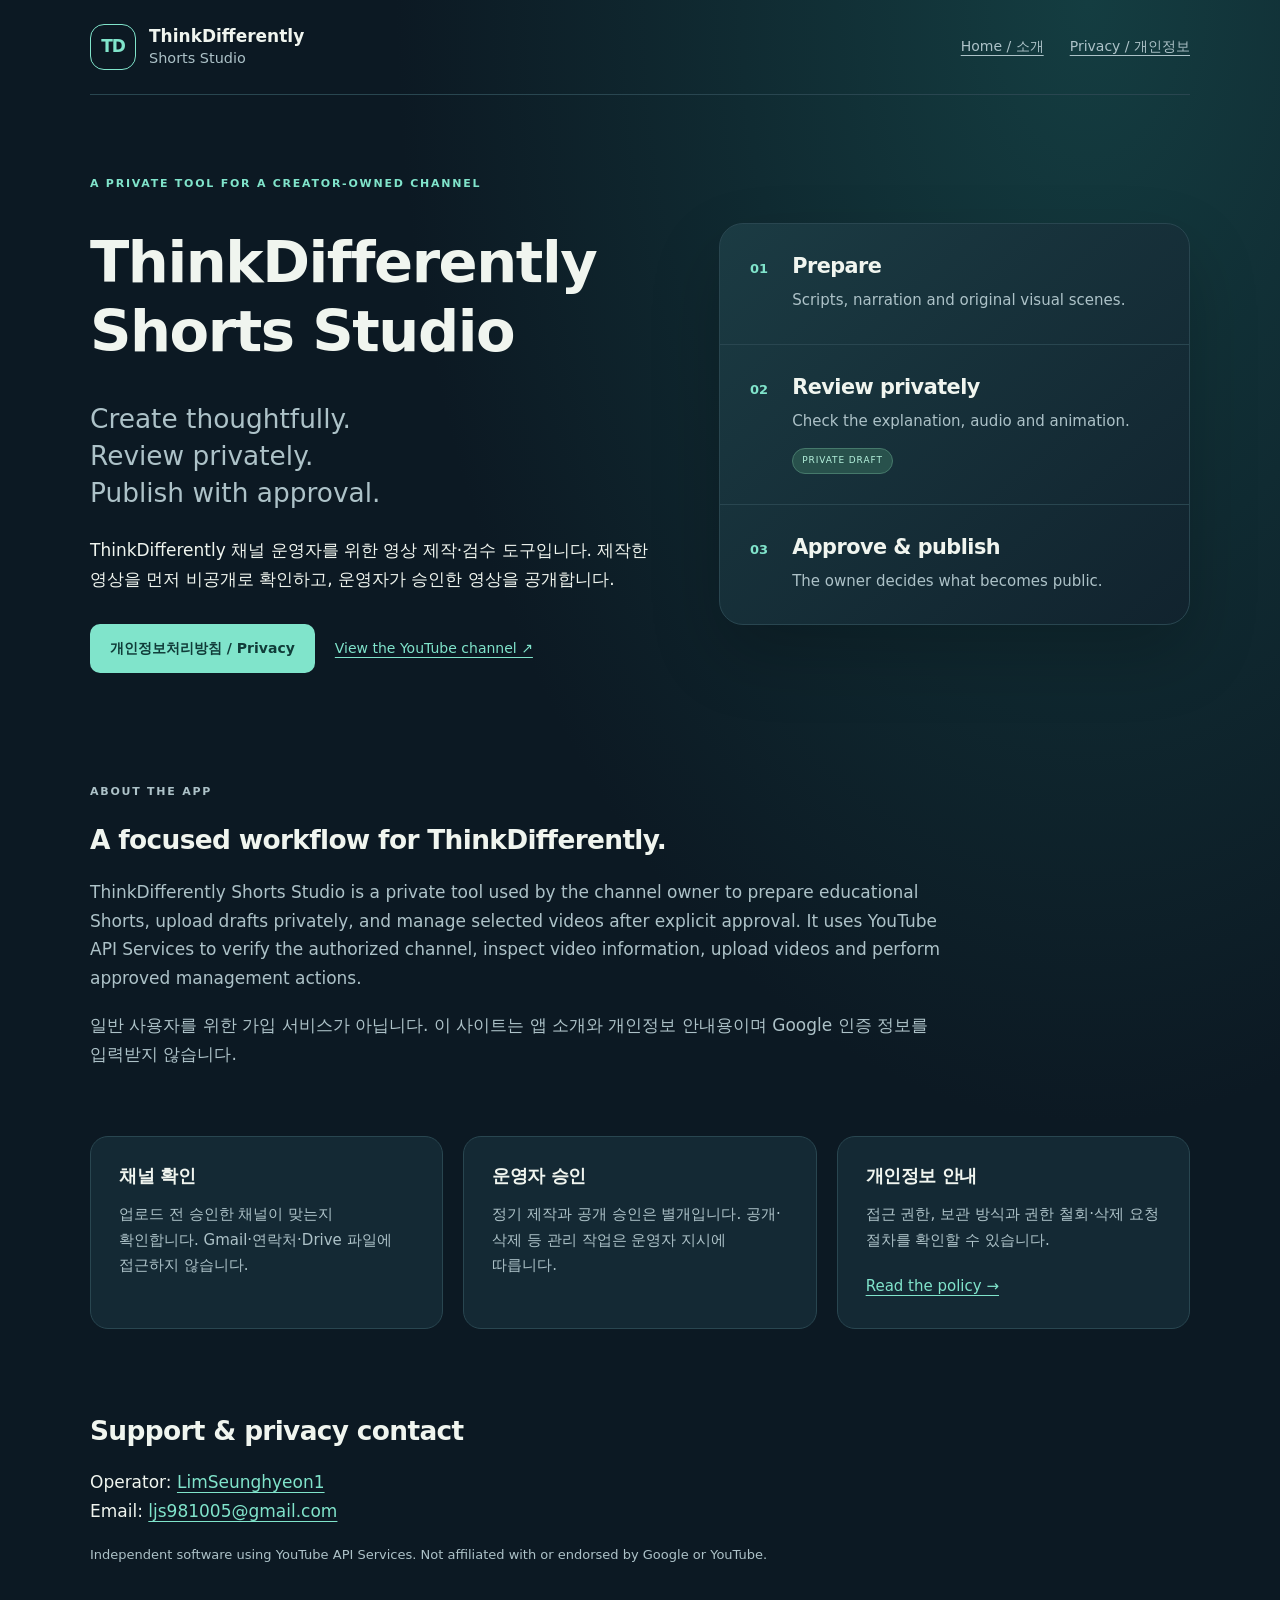
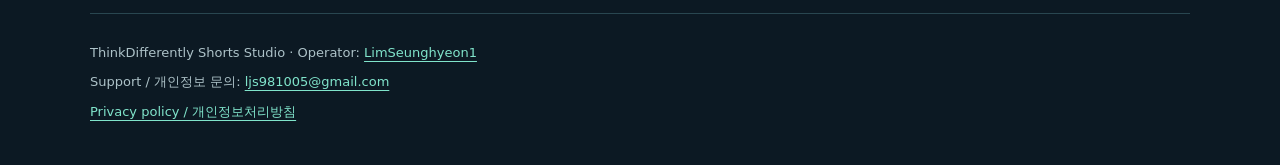
<file: index.html>
<!doctype html>
<html lang="ko"><head><meta charset="utf-8"><meta name="viewport" content="width=device-width, initial-scale=1"><meta name="description" content="Private preparation, review and owner-approved publication for the ThinkDifferently YouTube channel."><title>ThinkDifferently Shorts Studio</title><link rel="stylesheet" href="style.css"><link rel="icon" href="favicon.svg" type="image/svg+xml"></head><body><a class="skip" href="#main">Skip to content / 본문으로</a><div class="shell"><header class="site-header"><a class="brand" href="./"><span class="mark" aria-hidden="true">TD</span><span>ThinkDifferently<br><small>Shorts Studio</small></span></a><nav aria-label="Main navigation"><a href="./">Home / 소개</a><a href="privacy.html">Privacy / 개인정보</a></nav></header><main id="main"><section class="hero"><div><p class="eyebrow">A PRIVATE TOOL FOR A CREATOR-OWNED CHANNEL</p><h1><span>ThinkDifferently</span><span>Shorts Studio</span></h1><p class="lead">Create thoughtfully.<br>Review privately.<br>Publish with approval.</p><p>ThinkDifferently 채널 운영자를 위한 영상 제작·검수 도구입니다. 제작한 영상을 먼저 비공개로 확인하고, 운영자가 승인한 영상을 공개합니다.</p><div class="actions"><a class="button" href="privacy.html">개인정보처리방침 / Privacy</a><a class="text-link" href="https://www.youtube.com/@ThinkDifferentlyLab">View the YouTube channel ↗</a></div></div><div class="workflow" aria-label="Private production followed by owner review and approved publication"><div class="flow-step"><span class="step">01</span><div><h2>Prepare</h2><p>Scripts, narration and original visual scenes.</p></div></div><div class="flow-step"><span class="step">02</span><div><h2>Review privately</h2><p>Check the explanation, audio and animation.</p><span class="pill">PRIVATE DRAFT</span></div></div><div class="flow-step"><span class="step">03</span><div><h2>Approve &amp; publish</h2><p>The owner decides what becomes public.</p></div></div></div></section>
<section class="intro"><p class="eyebrow">ABOUT THE APP</p><h2>A focused workflow for ThinkDifferently.</h2><p>ThinkDifferently Shorts Studio is a private tool used by the channel owner to prepare educational Shorts, upload drafts privately, and manage selected videos after explicit approval. It uses YouTube API Services to verify the authorized channel, inspect video information, upload videos and perform approved management actions.</p><p>일반 사용자를 위한 가입 서비스가 아닙니다. 이 사이트는 앱 소개와 개인정보 안내용이며 Google 인증 정보를 입력받지 않습니다.</p></section>
<section class="cards" aria-label="App information"><article><h2>채널 확인</h2><p>업로드 전 승인한 채널이 맞는지 확인합니다. Gmail·연락처·Drive 파일에 접근하지 않습니다.</p></article><article><h2>운영자 승인</h2><p>정기 제작과 공개 승인은 별개입니다. 공개·삭제 등 관리 작업은 운영자 지시에 따릅니다.</p></article><article><h2>개인정보 안내</h2><p>접근 권한, 보관 방식과 권한 철회·삭제 요청 절차를 확인할 수 있습니다.</p><a href="privacy.html">Read the policy →</a></article></section>
<section class="contact"><h2>Support &amp; privacy contact</h2><p>Operator: <a href="https://github.com/LimSeunghyeon1">LimSeunghyeon1</a><br>Email: <a href="mailto:ljs981005@gmail.com">ljs981005@gmail.com</a></p><p class="muted">Independent software using YouTube API Services. Not affiliated with or endorsed by Google or YouTube.</p></section></main><footer><p>ThinkDifferently Shorts Studio · Operator: <a href="https://github.com/LimSeunghyeon1">LimSeunghyeon1</a></p><p>Support / 개인정보 문의: <a href="mailto:ljs981005@gmail.com">ljs981005@gmail.com</a></p><p><a href="privacy.html">Privacy policy / 개인정보처리방침</a></p></footer></div></body></html>
</file>
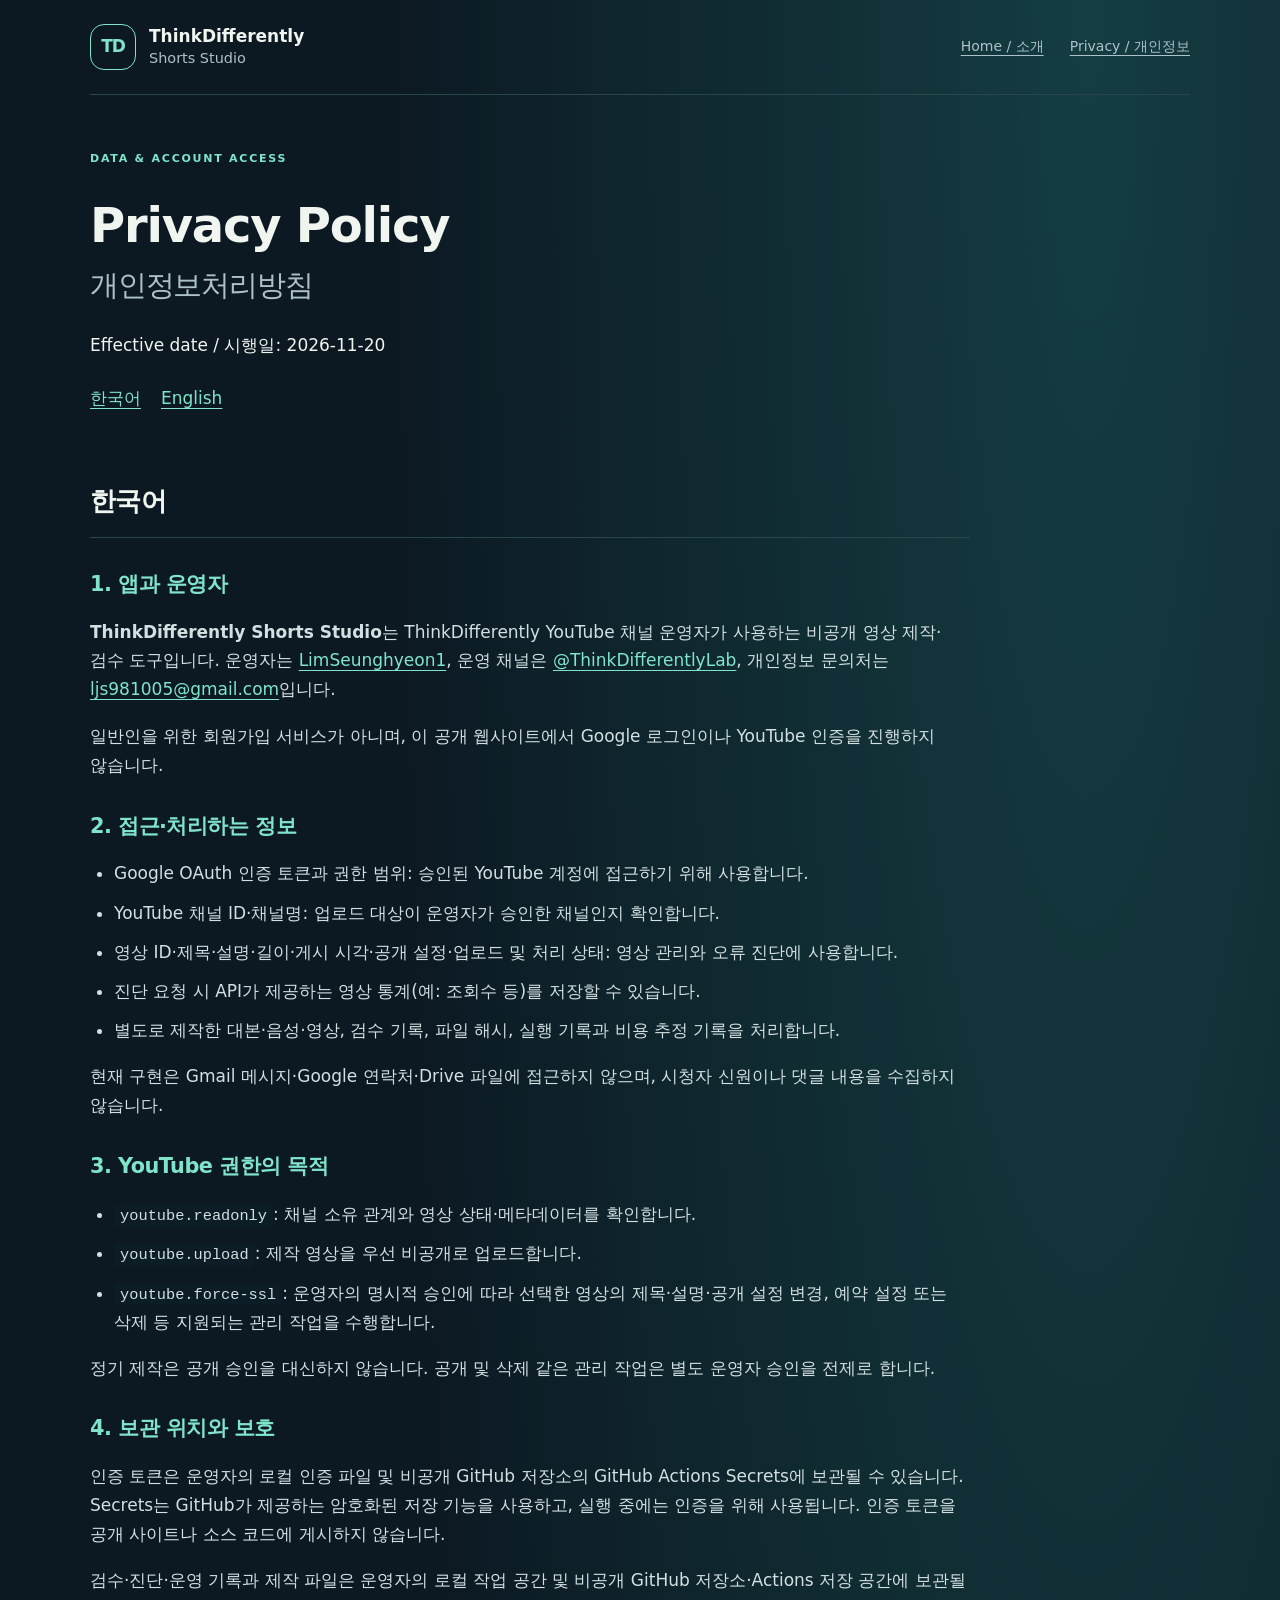
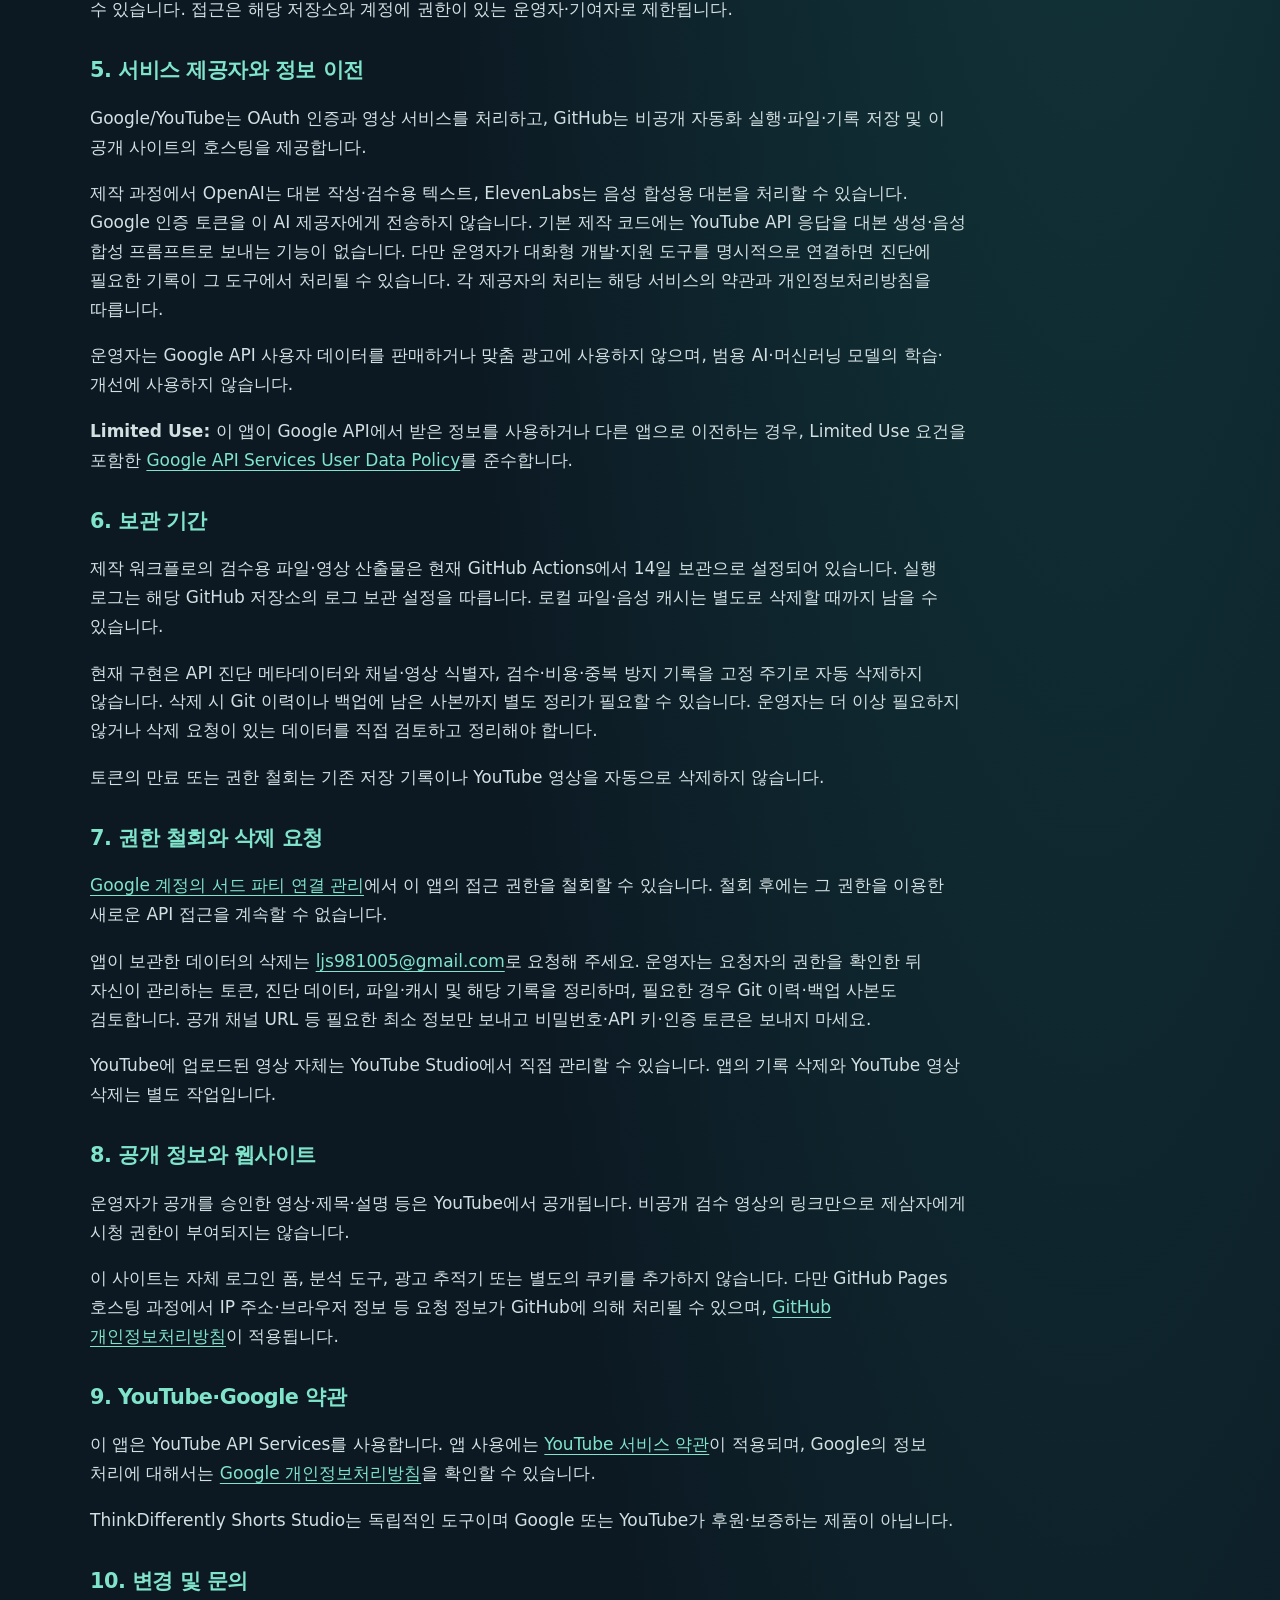
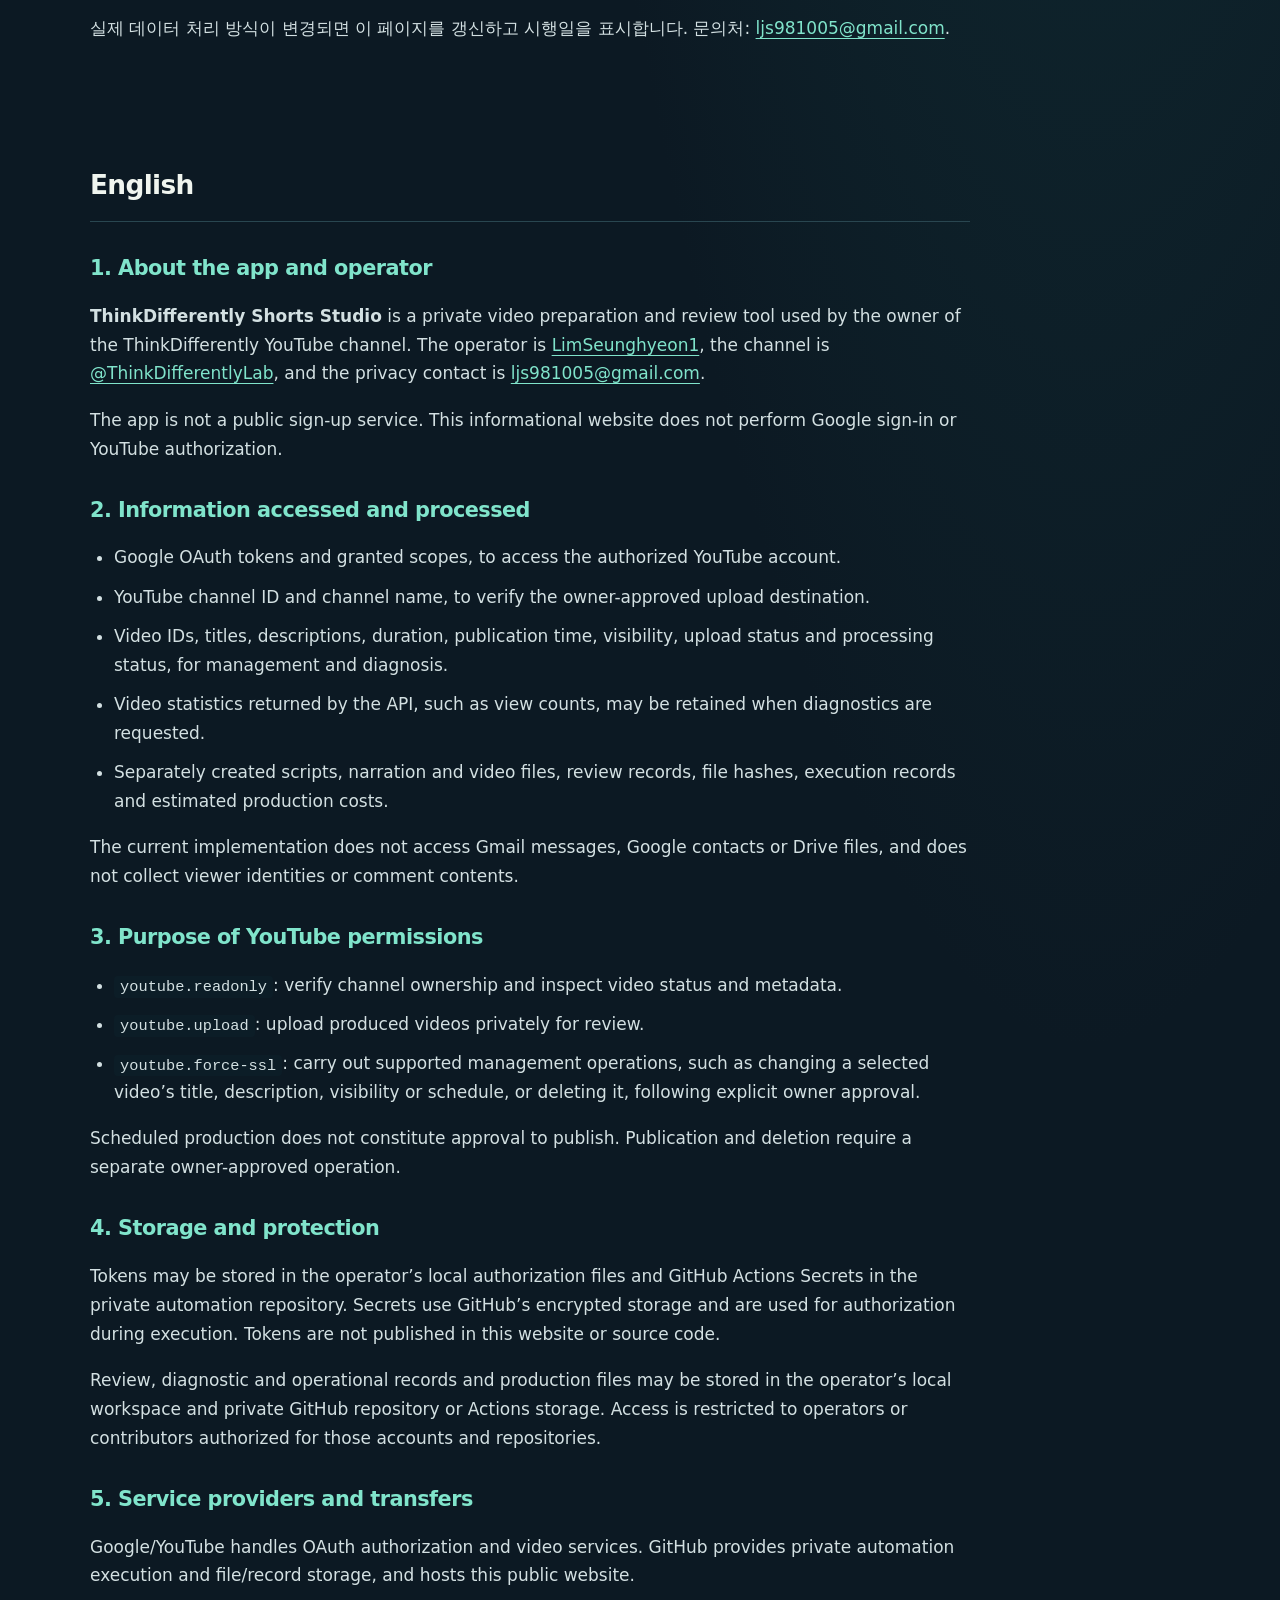
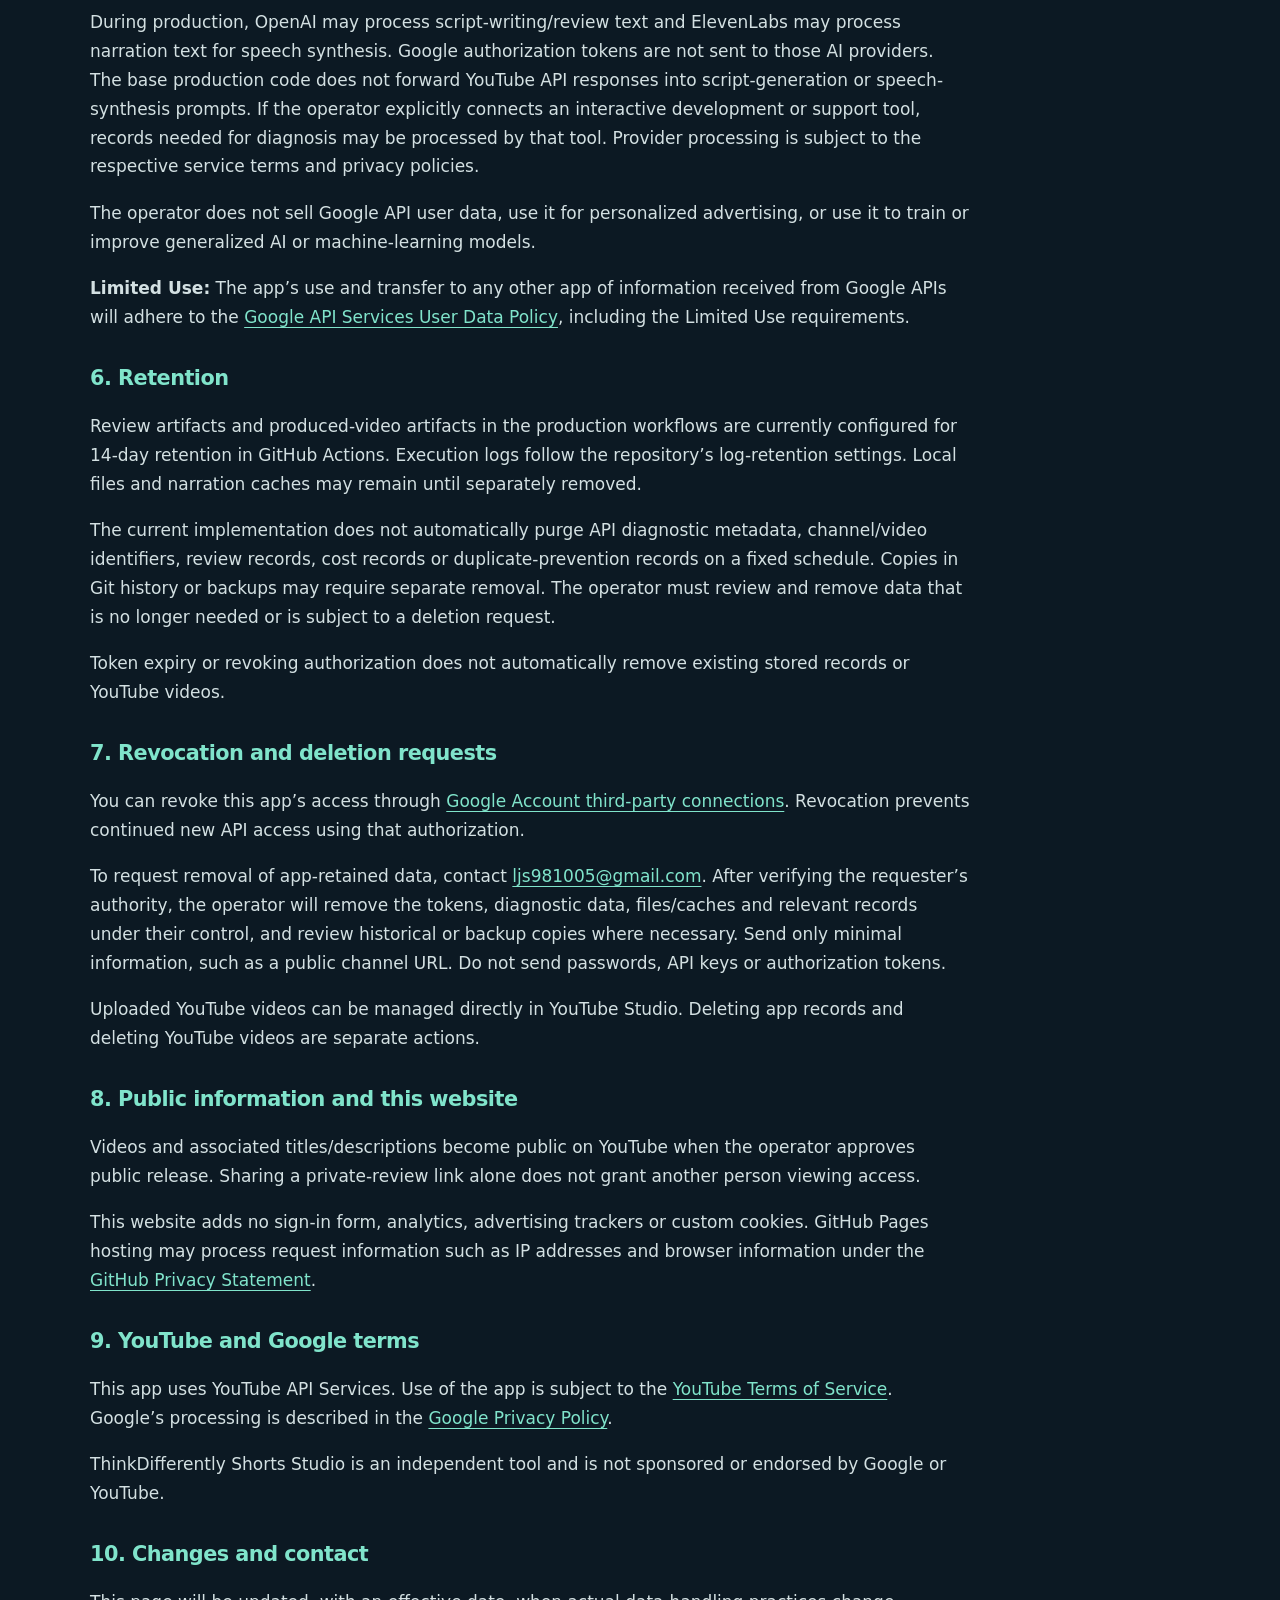
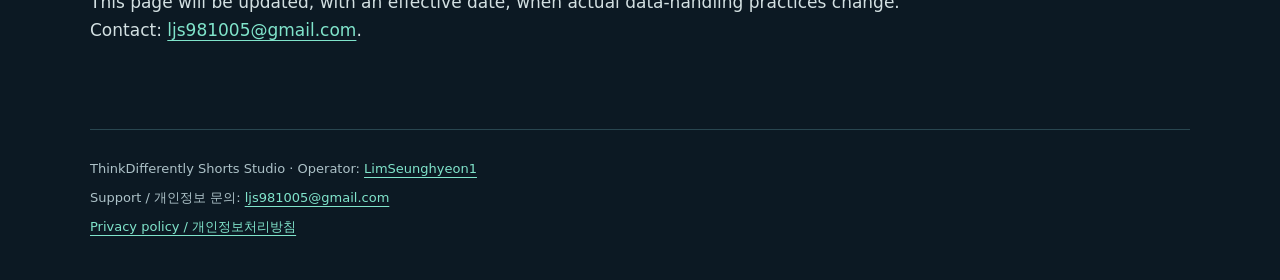
<file: privacy.html>
<!doctype html>
<html lang="ko"><head><meta charset="utf-8"><meta name="viewport" content="width=device-width, initial-scale=1"><meta name="description" content="Information used by the private app, YouTube permissions, retention, revocation and deletion requests."><title>Privacy Policy | ThinkDifferently Shorts Studio</title><link rel="stylesheet" href="style.css"><link rel="icon" href="favicon.svg" type="image/svg+xml"></head><body><a class="skip" href="#main">Skip to content / 본문으로</a><div class="shell"><header class="site-header"><a class="brand" href="./"><span class="mark" aria-hidden="true">TD</span><span>ThinkDifferently<br><small>Shorts Studio</small></span></a><nav aria-label="Main navigation"><a href="./">Home / 소개</a><a href="privacy.html">Privacy / 개인정보</a></nav></header><main id="main"><section class="policy-title"><p class="eyebrow">DATA &amp; ACCOUNT ACCESS</p><h1>Privacy Policy<br><span class="muted">개인정보처리방침</span></h1><p>Effective date / 시행일: <time datetime="2026-11-20">2026-11-20</time></p><nav class="language-nav" aria-label="Policy language"><a href="#ko">한국어</a><a href="#en">English</a></nav></section><article class="policy" id="ko" lang="ko"><h2 class="language-heading">한국어</h2><section><h3>1. 앱과 운영자</h3><p><strong>ThinkDifferently Shorts Studio</strong>는 ThinkDifferently YouTube 채널 운영자가 사용하는 비공개 영상 제작·검수 도구입니다. 운영자는 <a href="https://github.com/LimSeunghyeon1">LimSeunghyeon1</a>, 운영 채널은 <a href="https://www.youtube.com/@ThinkDifferentlyLab">@ThinkDifferentlyLab</a>, 개인정보 문의처는 <a href="mailto:ljs981005@gmail.com">ljs981005@gmail.com</a>입니다.</p><p>일반인을 위한 회원가입 서비스가 아니며, 이 공개 웹사이트에서 Google 로그인이나 YouTube 인증을 진행하지 않습니다.</p></section><section><h3>2. 접근·처리하는 정보</h3><ul><li>Google OAuth 인증 토큰과 권한 범위: 승인된 YouTube 계정에 접근하기 위해 사용합니다.</li><li>YouTube 채널 ID·채널명: 업로드 대상이 운영자가 승인한 채널인지 확인합니다.</li><li>영상 ID·제목·설명·길이·게시 시각·공개 설정·업로드 및 처리 상태: 영상 관리와 오류 진단에 사용합니다.</li><li>진단 요청 시 API가 제공하는 영상 통계(예: 조회수 등)를 저장할 수 있습니다.</li><li>별도로 제작한 대본·음성·영상, 검수 기록, 파일 해시, 실행 기록과 비용 추정 기록을 처리합니다.</li></ul><p>현재 구현은 Gmail 메시지·Google 연락처·Drive 파일에 접근하지 않으며, 시청자 신원이나 댓글 내용을 수집하지 않습니다.</p></section><section><h3>3. YouTube 권한의 목적</h3><ul><li><code>youtube.readonly</code>: 채널 소유 관계와 영상 상태·메타데이터를 확인합니다.</li><li><code>youtube.upload</code>: 제작 영상을 우선 비공개로 업로드합니다.</li><li><code>youtube.force-ssl</code>: 운영자의 명시적 승인에 따라 선택한 영상의 제목·설명·공개 설정 변경, 예약 설정 또는 삭제 등 지원되는 관리 작업을 수행합니다.</li></ul><p>정기 제작은 공개 승인을 대신하지 않습니다. 공개 및 삭제 같은 관리 작업은 별도 운영자 승인을 전제로 합니다.</p></section><section><h3>4. 보관 위치와 보호</h3><p>인증 토큰은 운영자의 로컬 인증 파일 및 비공개 GitHub 저장소의 GitHub Actions Secrets에 보관될 수 있습니다. Secrets는 GitHub가 제공하는 암호화된 저장 기능을 사용하고, 실행 중에는 인증을 위해 사용됩니다. 인증 토큰을 공개 사이트나 소스 코드에 게시하지 않습니다.</p><p>검수·진단·운영 기록과 제작 파일은 운영자의 로컬 작업 공간 및 비공개 GitHub 저장소·Actions 저장 공간에 보관될 수 있습니다. 접근은 해당 저장소와 계정에 권한이 있는 운영자·기여자로 제한됩니다.</p></section><section><h3>5. 서비스 제공자와 정보 이전</h3><p>Google/YouTube는 OAuth 인증과 영상 서비스를 처리하고, GitHub는 비공개 자동화 실행·파일·기록 저장 및 이 공개 사이트의 호스팅을 제공합니다.</p><p>제작 과정에서 OpenAI는 대본 작성·검수용 텍스트, ElevenLabs는 음성 합성용 대본을 처리할 수 있습니다. Google 인증 토큰을 이 AI 제공자에게 전송하지 않습니다. 기본 제작 코드에는 YouTube API 응답을 대본 생성·음성 합성 프롬프트로 보내는 기능이 없습니다. 다만 운영자가 대화형 개발·지원 도구를 명시적으로 연결하면 진단에 필요한 기록이 그 도구에서 처리될 수 있습니다. 각 제공자의 처리는 해당 서비스의 약관과 개인정보처리방침을 따릅니다.</p><p>운영자는 Google API 사용자 데이터를 판매하거나 맞춤 광고에 사용하지 않으며, 범용 AI·머신러닝 모델의 학습·개선에 사용하지 않습니다.</p><p><strong>Limited Use:</strong> 이 앱이 Google API에서 받은 정보를 사용하거나 다른 앱으로 이전하는 경우, Limited Use 요건을 포함한 <a href="https://developers.google.com/terms/api-services-user-data-policy">Google API Services User Data Policy</a>를 준수합니다.</p></section><section><h3>6. 보관 기간</h3><p>제작 워크플로의 검수용 파일·영상 산출물은 현재 GitHub Actions에서 14일 보관으로 설정되어 있습니다. 실행 로그는 해당 GitHub 저장소의 로그 보관 설정을 따릅니다. 로컬 파일·음성 캐시는 별도로 삭제할 때까지 남을 수 있습니다.</p><p>현재 구현은 API 진단 메타데이터와 채널·영상 식별자, 검수·비용·중복 방지 기록을 고정 주기로 자동 삭제하지 않습니다. 삭제 시 Git 이력이나 백업에 남은 사본까지 별도 정리가 필요할 수 있습니다. 운영자는 더 이상 필요하지 않거나 삭제 요청이 있는 데이터를 직접 검토하고 정리해야 합니다.</p><p>토큰의 만료 또는 권한 철회는 기존 저장 기록이나 YouTube 영상을 자동으로 삭제하지 않습니다.</p></section><section><h3>7. 권한 철회와 삭제 요청</h3><p><a href="https://myaccount.google.com/connections">Google 계정의 서드 파티 연결 관리</a>에서 이 앱의 접근 권한을 철회할 수 있습니다. 철회 후에는 그 권한을 이용한 새로운 API 접근을 계속할 수 없습니다.</p><p>앱이 보관한 데이터의 삭제는 <a href="mailto:ljs981005@gmail.com">ljs981005@gmail.com</a>로 요청해 주세요. 운영자는 요청자의 권한을 확인한 뒤 자신이 관리하는 토큰, 진단 데이터, 파일·캐시 및 해당 기록을 정리하며, 필요한 경우 Git 이력·백업 사본도 검토합니다. 공개 채널 URL 등 필요한 최소 정보만 보내고 비밀번호·API 키·인증 토큰은 보내지 마세요.</p><p>YouTube에 업로드된 영상 자체는 YouTube Studio에서 직접 관리할 수 있습니다. 앱의 기록 삭제와 YouTube 영상 삭제는 별도 작업입니다.</p></section><section><h3>8. 공개 정보와 웹사이트</h3><p>운영자가 공개를 승인한 영상·제목·설명 등은 YouTube에서 공개됩니다. 비공개 검수 영상의 링크만으로 제삼자에게 시청 권한이 부여되지는 않습니다.</p><p>이 사이트는 자체 로그인 폼, 분석 도구, 광고 추적기 또는 별도의 쿠키를 추가하지 않습니다. 다만 GitHub Pages 호스팅 과정에서 IP 주소·브라우저 정보 등 요청 정보가 GitHub에 의해 처리될 수 있으며, <a href="https://docs.github.com/en/site-policy/privacy-policies/github-general-privacy-statement">GitHub 개인정보처리방침</a>이 적용됩니다.</p></section><section><h3>9. YouTube·Google 약관</h3><p>이 앱은 YouTube API Services를 사용합니다. 앱 사용에는 <a href="https://www.youtube.com/t/terms">YouTube 서비스 약관</a>이 적용되며, Google의 정보 처리에 대해서는 <a href="https://policies.google.com/privacy">Google 개인정보처리방침</a>을 확인할 수 있습니다.</p><p>ThinkDifferently Shorts Studio는 독립적인 도구이며 Google 또는 YouTube가 후원·보증하는 제품이 아닙니다.</p></section><section><h3>10. 변경 및 문의</h3><p>실제 데이터 처리 방식이 변경되면 이 페이지를 갱신하고 시행일을 표시합니다. 문의처: <a href="mailto:ljs981005@gmail.com">ljs981005@gmail.com</a>.</p></section></article><article class="policy" id="en" lang="en"><h2 class="language-heading">English</h2><section><h3>1. About the app and operator</h3><p><strong>ThinkDifferently Shorts Studio</strong> is a private video preparation and review tool used by the owner of the ThinkDifferently YouTube channel. The operator is <a href="https://github.com/LimSeunghyeon1">LimSeunghyeon1</a>, the channel is <a href="https://www.youtube.com/@ThinkDifferentlyLab">@ThinkDifferentlyLab</a>, and the privacy contact is <a href="mailto:ljs981005@gmail.com">ljs981005@gmail.com</a>.</p><p>The app is not a public sign-up service. This informational website does not perform Google sign-in or YouTube authorization.</p></section><section><h3>2. Information accessed and processed</h3><ul><li>Google OAuth tokens and granted scopes, to access the authorized YouTube account.</li><li>YouTube channel ID and channel name, to verify the owner-approved upload destination.</li><li>Video IDs, titles, descriptions, duration, publication time, visibility, upload status and processing status, for management and diagnosis.</li><li>Video statistics returned by the API, such as view counts, may be retained when diagnostics are requested.</li><li>Separately created scripts, narration and video files, review records, file hashes, execution records and estimated production costs.</li></ul><p>The current implementation does not access Gmail messages, Google contacts or Drive files, and does not collect viewer identities or comment contents.</p></section><section><h3>3. Purpose of YouTube permissions</h3><ul><li><code>youtube.readonly</code>: verify channel ownership and inspect video status and metadata.</li><li><code>youtube.upload</code>: upload produced videos privately for review.</li><li><code>youtube.force-ssl</code>: carry out supported management operations, such as changing a selected video’s title, description, visibility or schedule, or deleting it, following explicit owner approval.</li></ul><p>Scheduled production does not constitute approval to publish. Publication and deletion require a separate owner-approved operation.</p></section><section><h3>4. Storage and protection</h3><p>Tokens may be stored in the operator’s local authorization files and GitHub Actions Secrets in the private automation repository. Secrets use GitHub’s encrypted storage and are used for authorization during execution. Tokens are not published in this website or source code.</p><p>Review, diagnostic and operational records and production files may be stored in the operator’s local workspace and private GitHub repository or Actions storage. Access is restricted to operators or contributors authorized for those accounts and repositories.</p></section><section><h3>5. Service providers and transfers</h3><p>Google/YouTube handles OAuth authorization and video services. GitHub provides private automation execution and file/record storage, and hosts this public website.</p><p>During production, OpenAI may process script-writing/review text and ElevenLabs may process narration text for speech synthesis. Google authorization tokens are not sent to those AI providers. The base production code does not forward YouTube API responses into script-generation or speech-synthesis prompts. If the operator explicitly connects an interactive development or support tool, records needed for diagnosis may be processed by that tool. Provider processing is subject to the respective service terms and privacy policies.</p><p>The operator does not sell Google API user data, use it for personalized advertising, or use it to train or improve generalized AI or machine-learning models.</p><p><strong>Limited Use:</strong> The app’s use and transfer to any other app of information received from Google APIs will adhere to the <a href="https://developers.google.com/terms/api-services-user-data-policy">Google API Services User Data Policy</a>, including the Limited Use requirements.</p></section><section><h3>6. Retention</h3><p>Review artifacts and produced-video artifacts in the production workflows are currently configured for 14-day retention in GitHub Actions. Execution logs follow the repository’s log-retention settings. Local files and narration caches may remain until separately removed.</p><p>The current implementation does not automatically purge API diagnostic metadata, channel/video identifiers, review records, cost records or duplicate-prevention records on a fixed schedule. Copies in Git history or backups may require separate removal. The operator must review and remove data that is no longer needed or is subject to a deletion request.</p><p>Token expiry or revoking authorization does not automatically remove existing stored records or YouTube videos.</p></section><section><h3>7. Revocation and deletion requests</h3><p>You can revoke this app’s access through <a href="https://myaccount.google.com/connections">Google Account third-party connections</a>. Revocation prevents continued new API access using that authorization.</p><p>To request removal of app-retained data, contact <a href="mailto:ljs981005@gmail.com">ljs981005@gmail.com</a>. After verifying the requester’s authority, the operator will remove the tokens, diagnostic data, files/caches and relevant records under their control, and review historical or backup copies where necessary. Send only minimal information, such as a public channel URL. Do not send passwords, API keys or authorization tokens.</p><p>Uploaded YouTube videos can be managed directly in YouTube Studio. Deleting app records and deleting YouTube videos are separate actions.</p></section><section><h3>8. Public information and this website</h3><p>Videos and associated titles/descriptions become public on YouTube when the operator approves public release. Sharing a private-review link alone does not grant another person viewing access.</p><p>This website adds no sign-in form, analytics, advertising trackers or custom cookies. GitHub Pages hosting may process request information such as IP addresses and browser information under the <a href="https://docs.github.com/en/site-policy/privacy-policies/github-general-privacy-statement">GitHub Privacy Statement</a>.</p></section><section><h3>9. YouTube and Google terms</h3><p>This app uses YouTube API Services. Use of the app is subject to the <a href="https://www.youtube.com/t/terms">YouTube Terms of Service</a>. Google’s processing is described in the <a href="https://policies.google.com/privacy">Google Privacy Policy</a>.</p><p>ThinkDifferently Shorts Studio is an independent tool and is not sponsored or endorsed by Google or YouTube.</p></section><section><h3>10. Changes and contact</h3><p>This page will be updated, with an effective date, when actual data-handling practices change. Contact: <a href="mailto:ljs981005@gmail.com">ljs981005@gmail.com</a>.</p></section></article></main><footer><p>ThinkDifferently Shorts Studio · Operator: <a href="https://github.com/LimSeunghyeon1">LimSeunghyeon1</a></p><p>Support / 개인정보 문의: <a href="mailto:ljs981005@gmail.com">ljs981005@gmail.com</a></p><p><a href="privacy.html">Privacy policy / 개인정보처리방침</a></p></footer></div></body></html>
</file>
<file: style.css>
:root{color-scheme:dark;--bg:#0c1923;--panel:#142934;--ink:#f0f5ef;--muted:#adc2c8;--accent:#80e4cb;--line:#294650}*{box-sizing:border-box}html{scroll-behavior:smooth;scroll-padding-top:120px}body{margin:0;word-break:keep-all;background:radial-gradient(ellipse at 85% 0%,#143d41 0%,transparent 45%),var(--bg);color:var(--ink);font:17px/1.7 system-ui,-apple-system,BlinkMacSystemFont,"Segoe UI",sans-serif}a{color:var(--accent);text-underline-offset:4px}a:hover{color:#c3fff0}a:focus-visible{outline:3px solid var(--accent);outline-offset:5px;border-radius:3px}h1,h2,h3{line-height:1.2;letter-spacing:-.025em}h1{font-size:clamp(2.1rem,4.5vw,3.8rem);margin:.6em 0}h1 span{display:block}h2{font-size:1.65rem}h3{font-size:1.3rem;color:var(--accent)}p{margin:0 0 1.1rem}li{margin-bottom:.65rem}code{font-size:.9em;background:#0c1d27;padding:.12em .4em;border-radius:4px;overflow-wrap:anywhere}.shell{max-width:1160px;margin:auto;padding:0 30px}.site-header{padding:24px 0;display:flex;justify-content:space-between;align-items:center;gap:24px;border-bottom:1px solid var(--line)}.brand{display:flex;align-items:center;gap:13px;color:var(--ink);text-decoration:none;font-weight:750;line-height:1.25}.brand small{font-weight:500;font-size:.85em;color:var(--muted)}.mark{display:grid;place-items:center;width:46px;height:46px;border:1px solid var(--accent);border-radius:14px;color:var(--accent);font-size:17px;letter-spacing:-1px}.site-header nav{display:flex;gap:26px;font-size:14px;flex-wrap:wrap}.site-header nav a{color:var(--muted)}.hero{display:grid;grid-template-columns:1.2fr 1fr;align-items:center;gap:64px;padding:80px 0}.eyebrow{font-size:11px;font-weight:800;letter-spacing:.16em;color:var(--accent)}.lead{font-size:1.65rem;line-height:1.4;color:var(--muted);margin-bottom:24px}.actions{display:flex;align-items:center;gap:20px;flex-wrap:wrap;margin-top:30px}.button{display:inline-block;background:var(--accent);color:#103c39;padding:13px 20px;border-radius:10px;text-decoration:none;font-size:14px;font-weight:750}.button:hover{background:#b1f6e4;color:#0a2625}.text-link{font-size:14px}.workflow{border:1px solid var(--line);border-radius:24px;overflow:hidden;background:linear-gradient(140deg,#1b3b43,#11232e);box-shadow:0 30px 70px #0003}.flow-step{display:flex;gap:24px;padding:30px;border-bottom:1px solid var(--line)}.flow-step:last-child{border:0}.flow-step h2{font-size:1.3rem;margin:0 0 9px}.flow-step p{font-size:15px;color:var(--muted);margin:0}.step{color:var(--accent);font-size:13px;font-weight:800;padding-top:4px}.pill{display:inline-block;font-size:9px;letter-spacing:.1em;background:#28514c;color:#b7f4df;border:1px solid #46796b;padding:4px 9px;border-radius:20px;margin-top:14px}.intro{max-width:870px;padding:30px 0 50px}.intro p{color:var(--muted)}.cards{display:grid;grid-template-columns:repeat(3,1fr);gap:20px}.cards article{padding:28px;border:1px solid var(--line);background:var(--panel);border-radius:18px}.cards h2{font-size:1.15rem;margin:0 0 15px}.cards p,.cards a{font-size:15px}.cards p{color:var(--muted)}.contact{padding:64px 0 30px}.muted{color:var(--muted)}.contact .muted{font-size:13px}footer{padding:28px 0 35px;border-top:1px solid var(--line);font-size:13px;color:var(--muted)}footer p{margin:0 0 7px}footer a,.contact a{overflow-wrap:anywhere}.policy-title{padding:55px 0 30px}.policy-title h1{font-size:clamp(2rem,5vw,3rem)}.policy-title h1 span{font-size:.6em;margin-top:.45em;font-weight:500}.language-nav{display:flex;gap:20px;margin-top:24px}.policy{max-width:880px;padding:20px 0 50px}.policy .language-heading{border-bottom:1px solid var(--line);padding-bottom:20px}.policy section{margin:34px 0}.policy p,.policy li{color:#d3e0e2}.policy a{overflow-wrap:anywhere}.policy ul{padding-left:24px}.skip{position:absolute;top:-100px;left:15px;background:var(--accent);color:#0c1923;padding:10px 18px;z-index:100}.skip:focus{top:10px}@media(max-width:760px){.shell{padding:0 20px}.site-header{align-items:flex-start;flex-direction:column;gap:18px}.site-header nav{gap:22px}.hero{grid-template-columns:1fr;gap:36px;padding:42px 0}.hero h1{font-size:2.15rem}.lead{font-size:1.35rem}.cards{grid-template-columns:1fr}.flow-step{padding:24px}.intro{padding:16px 0 32px}.contact{padding-top:38px}.policy-title{padding-top:35px}.policy{font-size:16px}.policy h3{font-size:1.17rem}.eyebrow{font-size:10px}}
</file>
